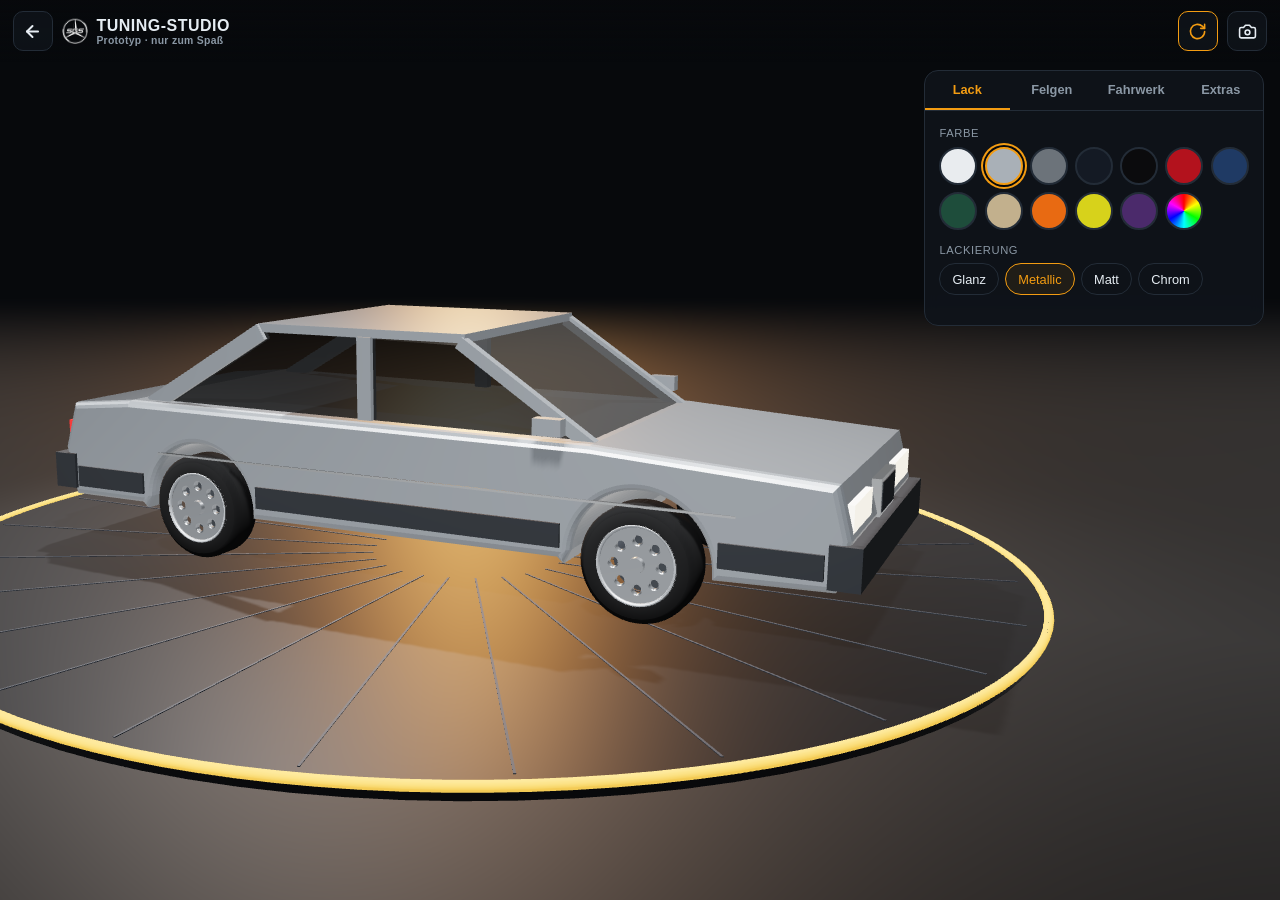
<file: tuning.html>
<!DOCTYPE html>
<html lang="de">
<head>
  <meta charset="UTF-8">
  <meta name="viewport" content="width=device-width, initial-scale=1.0, viewport-fit=cover">
  <title>SGS Tuning-Studio (Prototyp)</title>
  <link rel="icon" type="image/png" href="icons/logo-dark.png">
  <meta name="theme-color" content="#07090c">
  <style>
    :root {
      --bg: #07090c;
      --panel: rgba(16, 20, 27, 0.92);
      --border: #232c37;
      --text: #e6edf3;
      --muted: #8b98a5;
      --accent: #f39c12;
    }
    * { box-sizing: border-box; -webkit-tap-highlight-color: transparent; }
    html, body { margin: 0; height: 100%; background: var(--bg); color: var(--text);
      font-family: -apple-system, BlinkMacSystemFont, "Segoe UI", Roboto, sans-serif; overflow: hidden; }
    #stage { position: fixed; inset: 0; touch-action: none; }
    #stage canvas { display: block; width: 100%; height: 100%; }

    /* Kopfzeile */
    .topbar { position: fixed; top: 0; left: 0; right: 0; display: flex; align-items: center; gap: 0.6rem;
      padding: max(0.7rem, env(safe-area-inset-top)) 0.8rem 0.7rem; z-index: 5;
      background: linear-gradient(180deg, rgba(7, 9, 12, 0.85), transparent); pointer-events: none; }
    .topbar > * { pointer-events: auto; }
    .brand { display: flex; align-items: center; gap: 0.5rem; font-weight: 800; letter-spacing: 0.5px; flex: 1; min-width: 0; }
    .brand img { width: 26px; height: 26px; }
    .brand small { display: block; font-weight: 600; font-size: 0.65rem; color: var(--muted); letter-spacing: 0.3px; }
    .icon-btn { width: 40px; height: 40px; border-radius: 10px; border: 1px solid var(--border); background: rgba(16, 20, 27, 0.8);
      color: var(--text); display: flex; align-items: center; justify-content: center; cursor: pointer; text-decoration: none; }
    .icon-btn svg { width: 19px; height: 19px; }
    .icon-btn.active { border-color: var(--accent); color: var(--accent); }

    /* Bedienleiste: unten auf dem Handy, rechts am Desktop */
    .panel { position: fixed; left: 0; right: 0; bottom: 0; z-index: 5; background: var(--panel); border-top: 1px solid var(--border);
      backdrop-filter: blur(8px); -webkit-backdrop-filter: blur(8px); padding-bottom: env(safe-area-inset-bottom); }
    @media (min-width: 900px) {
      .panel { left: auto; top: 70px; bottom: auto; right: 16px; width: 340px; border: 1px solid var(--border); border-radius: 14px; }
      .panel .tab-body { max-height: calc(100vh - 160px); }
    }
    .tabs { display: flex; border-bottom: 1px solid var(--border); }
    .tab { flex: 1; padding: 0.7rem 0.2rem; background: none; border: none; color: var(--muted); font: inherit; font-size: 0.8rem;
      font-weight: 600; cursor: pointer; border-bottom: 2px solid transparent; }
    .tab.active { color: var(--accent); border-bottom-color: var(--accent); }
    .tab-body { padding: 0.8rem 0.9rem 1rem; max-height: 34vh; overflow-y: auto; }
    .section { display: none; }
    .section.active { display: block; }
    .label { font-size: 0.7rem; text-transform: uppercase; letter-spacing: 0.6px; color: var(--muted); margin: 0.2rem 0 0.45rem; display: flex; justify-content: space-between; }
    .label b { color: var(--text); font-weight: 600; text-transform: none; letter-spacing: 0; }
    .swatches { display: grid; grid-template-columns: repeat(auto-fill, minmax(38px, 1fr)); gap: 0.45rem; margin-bottom: 0.9rem; }
    .swatch { aspect-ratio: 1; border-radius: 50%; border: 2px solid var(--border); cursor: pointer; position: relative; padding: 0; }
    .swatch.active { border-color: var(--accent); box-shadow: 0 0 0 2px var(--bg), 0 0 0 4px var(--accent); }
    .swatch input { position: absolute; inset: 0; opacity: 0; cursor: pointer; }
    .swatch.custom { background: conic-gradient(red, yellow, lime, cyan, blue, magenta, red); }
    .chips { display: flex; flex-wrap: wrap; gap: 0.4rem; margin-bottom: 0.9rem; }
    .chip { padding: 0.45rem 0.75rem; border-radius: 999px; border: 1px solid var(--border); background: #0e1218; color: var(--text);
      font: inherit; font-size: 0.8rem; cursor: pointer; }
    .chip.active { border-color: var(--accent); color: var(--accent); background: rgba(243, 156, 18, 0.08); }
    .rims { display: grid; grid-template-columns: repeat(auto-fill, minmax(92px, 1fr)); gap: 0.45rem; margin-bottom: 0.9rem; }
    .rim-card { border: 1px solid var(--border); background: #0e1218; border-radius: 10px; padding: 0.45rem 0.3rem; cursor: pointer;
      color: var(--text); font: inherit; font-size: 0.72rem; display: flex; flex-direction: column; align-items: center; gap: 0.3rem; }
    .rim-card svg { width: 46px; height: 46px; }
    .rim-card.active { border-color: var(--accent); color: var(--accent); }
    input[type="range"] { width: 100%; accent-color: var(--accent); margin: 0 0 0.9rem; }
    .row { display: flex; gap: 0.5rem; }
    .row .chip { flex: 1; text-align: center; }
    .hint { font-size: 0.72rem; color: var(--muted); margin: 0.2rem 0 0; }
    .toast { position: fixed; top: 70px; left: 50%; transform: translateX(-50%); background: var(--panel); border: 1px solid var(--accent);
      color: var(--text); padding: 0.5rem 0.9rem; border-radius: 999px; font-size: 0.8rem; z-index: 6; opacity: 0; transition: opacity 0.25s; pointer-events: none; }
    .toast.show { opacity: 1; }
    .webgl-error { position: fixed; inset: 0; display: none; align-items: center; justify-content: center; text-align: center; padding: 2rem; color: var(--muted); }
  </style>
  <script type="importmap">
    { "imports": { "three": "./vendor/three/three.module.min.js" } }
  </script>
</head>
<body>
  <div id="stage"></div>
  <div class="webgl-error" id="webglError">Dein Browser unterstützt leider kein 3D (WebGL). Das Tuning-Studio kann hier nicht angezeigt werden.</div>

  <div class="topbar">
    <a class="icon-btn" href="index.html" title="Zurück zur App" aria-label="Zurück zur App">
      <svg viewBox="0 0 24 24" fill="none" stroke="currentColor" stroke-width="2.5" stroke-linecap="round" stroke-linejoin="round"><path d="M19 12H5"/><path d="M12 19l-7-7 7-7"/></svg>
    </a>
    <div class="brand">
      <img src="icons/logo-light.png" alt="">
      <div>TUNING-STUDIO<small>Prototyp · nur zum Spaß</small></div>
    </div>
    <button class="icon-btn active" id="btnSpin" title="Drehscheibe an/aus" aria-label="Drehscheibe an/aus">
      <svg viewBox="0 0 24 24" fill="none" stroke="currentColor" stroke-width="2" stroke-linecap="round" stroke-linejoin="round"><path d="M21 12a9 9 0 1 1-3-6.7L21 8"/><path d="M21 3v5h-5"/></svg>
    </button>
    <button class="icon-btn" id="btnShot" title="Bild speichern" aria-label="Bild speichern">
      <svg viewBox="0 0 24 24" fill="none" stroke="currentColor" stroke-width="2" stroke-linecap="round" stroke-linejoin="round"><path d="M14.5 4h-5L7 7H4a2 2 0 0 0-2 2v9a2 2 0 0 0 2 2h16a2 2 0 0 0 2-2V9a2 2 0 0 0-2-2h-3l-2.5-3z"/><circle cx="12" cy="13" r="3"/></svg>
    </button>
  </div>

  <div class="panel">
    <div class="tabs">
      <button class="tab active" data-tab="paint">Lack</button>
      <button class="tab" data-tab="rims">Felgen</button>
      <button class="tab" data-tab="chassis">Fahrwerk</button>
      <button class="tab" data-tab="extras">Extras</button>
    </div>
    <div class="tab-body">
      <div class="section active" id="sec-paint">
        <div class="label">Farbe</div>
        <div class="swatches" id="paintSwatches"></div>
        <div class="label">Lackierung</div>
        <div class="chips" id="finishChips"></div>
      </div>
      <div class="section" id="sec-rims">
        <div class="label">Design</div>
        <div class="rims" id="rimDesigns"></div>
        <div class="label">Größe <b id="rimSizeVal"></b></div>
        <div class="chips" id="rimSizes"></div>
        <div class="label">Farbe</div>
        <div class="chips" id="rimColors"></div>
      </div>
      <div class="section" id="sec-chassis">
        <div class="label">Tieferlegung <b id="dropVal"></b></div>
        <input type="range" id="drop" min="0" max="100" step="5">
        <div class="label">Spurverbreiterung je Seite <b id="trackVal"></b></div>
        <input type="range" id="track" min="0" max="40" step="5">
        <div class="label">Sturz <b id="camberVal"></b></div>
        <input type="range" id="camber" min="0" max="8" step="0.5">
        <div class="label">Schnellwahl</div>
        <div class="row">
          <button class="chip" data-preset="serie">Serie</button>
          <button class="chip" data-preset="sport">Sportlich</button>
          <button class="chip" data-preset="stance">Stance</button>
        </div>
      </div>
      <div class="section" id="sec-extras">
        <div class="label">Scheibentönung <b id="tintVal"></b></div>
        <input type="range" id="tint" min="0" max="90" step="5">
        <div class="label">Heckspoiler</div>
        <div class="chips" id="spoilerChips"></div>
        <div class="label">Bremssättel</div>
        <div class="chips" id="caliperChips"></div>
        <div class="label">Scheinwerfer</div>
        <div class="chips" id="lightChips"></div>
        <div class="label">Alles</div>
        <div class="row">
          <button class="chip" id="btnRandom">🎲 Zufall</button>
          <button class="chip" id="btnReset">↺ Serie</button>
        </div>
        <p class="hint">Finger: drehen · zwei Finger: zoomen. Deine Konfiguration wird auf diesem Gerät gemerkt.</p>
      </div>
    </div>
  </div>
  <div class="toast" id="toast"></div>

  <script type="module" src="tuning/studio.js"></script>
</body>
</html>
</file>
